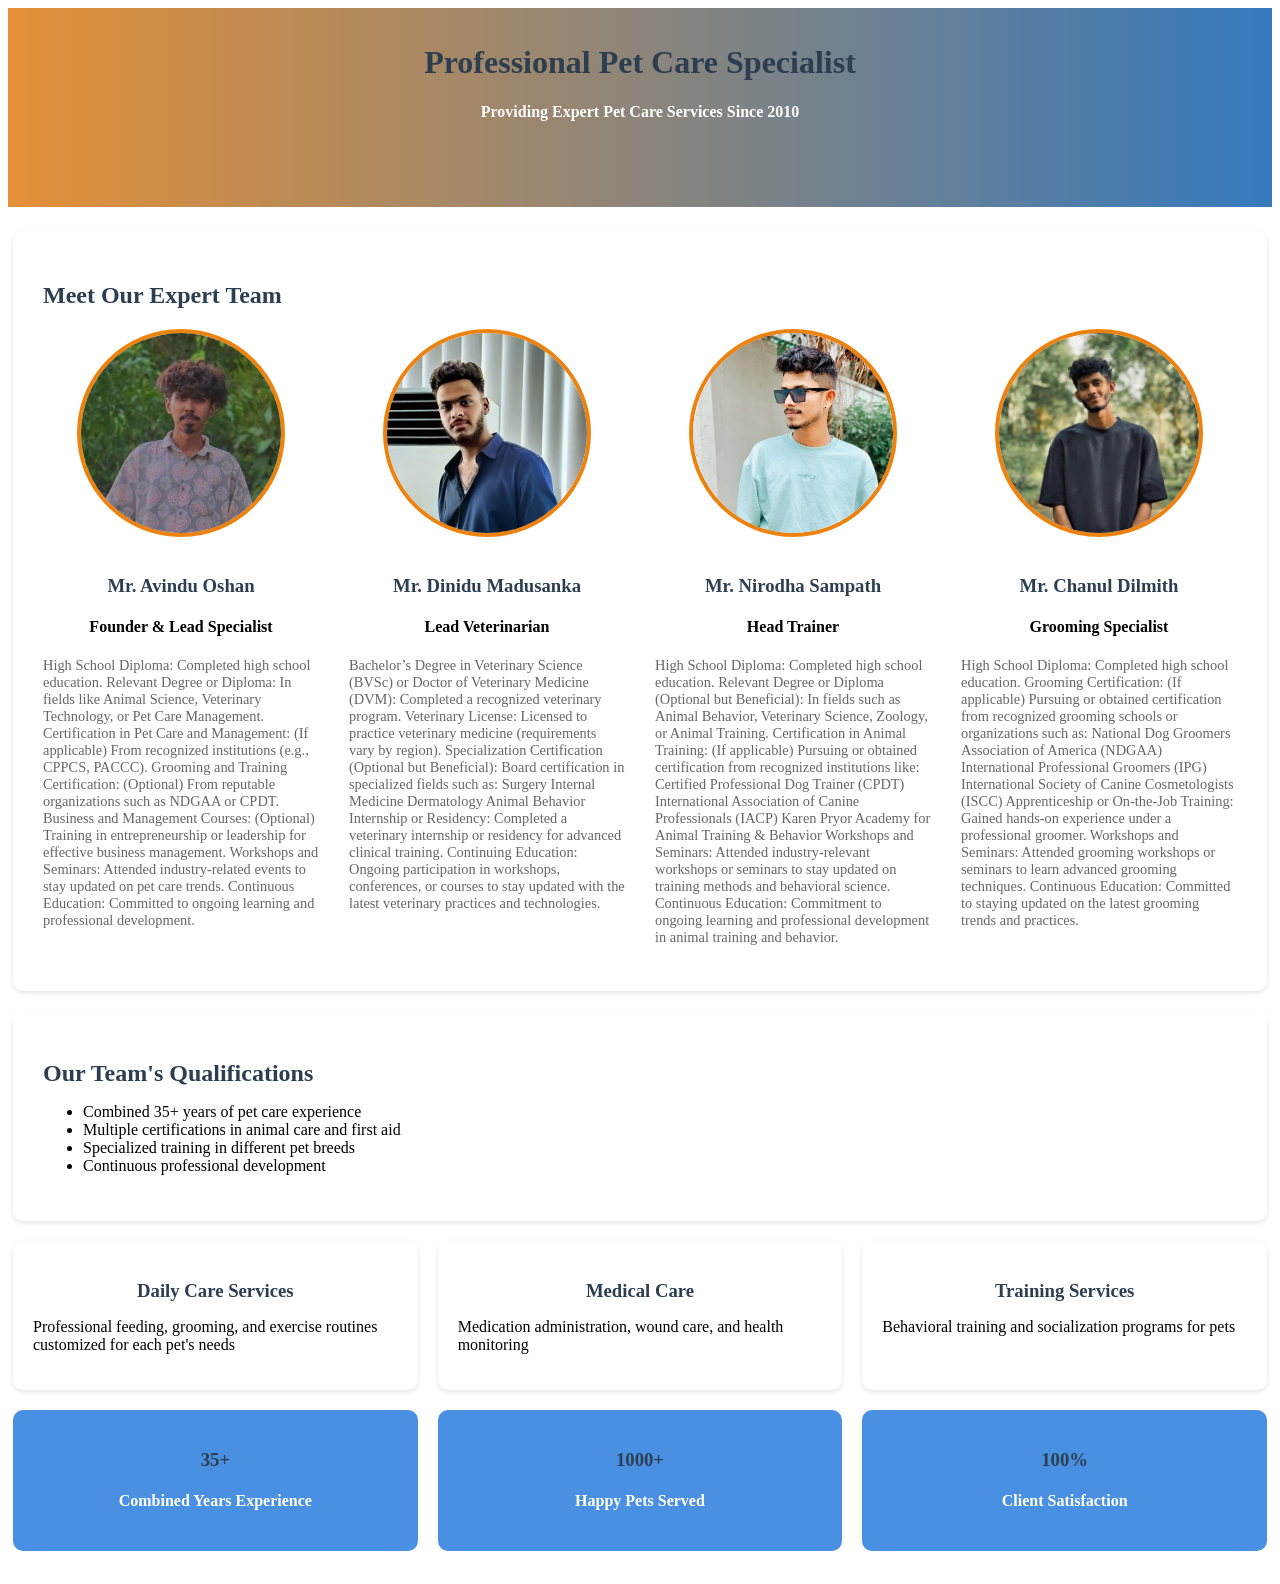
<file: moreinfo.html>
<!DOCTYPE html>
<html lang="en">
<head>
    <meta charset="UTF-8">
    <meta name="viewport" content="width=device-width, initial-scale=1.0">
    <title>More Information</title>
    <link rel="stylesheet" href="styles.css">
    <link rel="preconnect" href="https://fonts.googleapis.com">
    <link rel="preconnect" href="https://fonts.gstatic.com" crossorigin>
    <link
        href="https://fonts.googleapis.com/css2?family=Lato:ital,wght@0,100;0,300;0,400;0,700;0,900;1,100;1,300;1,400;1,700;1,900&family=Open+Sans:ital,wght@0,300..800;1,300..800&family=Poppins:ital,wght@0,100;0,200;0,300;0,400;0,500;0,600;0,700;0,800;0,900;1,100;1,200;1,300;1,400;1,500;1,600;1,700;1,800;1,900&display=swap"
        rel="stylesheet">

</head>
<body>
    <header>
        <div class="container">
            <h1>Professional Pet Care Specialist</h1>
            <h4>Providing Expert Pet Care Services Since 2010</h4>
        </div>
    </header>

    <div class="container">
        <section class="team-section">
            <h2>Meet Our Expert Team</h2>
            <div class="team-grid">
                <div class="team-member">
                    <img src="image/avindu.jpg" alt="Team Leader">
                    <h3>Mr. Avindu Oshan</h3>
                    <h4>Founder & Lead Specialist</h4>
                    <p>High School Diploma: Completed high school education.
                        Relevant Degree or Diploma: In fields like Animal Science, Veterinary Technology, or Pet Care Management.
                        Certification in Pet Care and Management: (If applicable) From recognized institutions (e.g., CPPCS, PACCC).
                        Grooming and Training Certification: (Optional) From reputable organizations such as NDGAA or CPDT.
                        Business and Management Courses: (Optional) Training in entrepreneurship or leadership for effective business management.
                        Workshops and Seminars: Attended industry-related events to stay updated on pet care trends.
                        Continuous Education: Committed to ongoing learning and professional development.</p>
                </div>
                <div class="team-member">
                    <img src="image/dinidu.png" alt="Team Member 1">
                    <h3>Mr. Dinidu Madusanka</h3>
                    <h4>Lead Veterinarian</h4>
                    <p>Bachelor’s Degree in Veterinary Science (BVSc) or Doctor of Veterinary Medicine (DVM): Completed a recognized veterinary program.
                        Veterinary License: Licensed to practice veterinary medicine (requirements vary by region).
                        Specialization Certification (Optional but Beneficial): Board certification in specialized fields such as:
                        Surgery
                        Internal Medicine
                        Dermatology
                        Animal Behavior
                        Internship or Residency: Completed a veterinary internship or residency for advanced clinical training.
                        Continuing Education: Ongoing participation in workshops, conferences, or courses to stay updated with the latest veterinary practices and technologies.</p>
                </div>
                <div class="team-member">
                    <img src="image/niroda.jpg" alt="Team Member 2">
                    <h3>Mr. Nirodha Sampath</h3>
                    <h4>Head Trainer</h4>
                    <p>High School Diploma: Completed high school education.
                        Relevant Degree or Diploma (Optional but Beneficial): In fields such as Animal Behavior, Veterinary Science, Zoology, or Animal Training.
                        Certification in Animal Training: (If applicable) Pursuing or obtained certification from recognized institutions like:
                        Certified Professional Dog Trainer (CPDT)
                        International Association of Canine Professionals (IACP)
                        Karen Pryor Academy for Animal Training & Behavior
                        Workshops and Seminars: Attended industry-relevant workshops or seminars to stay updated on training methods and behavioral science.
                        Continuous Education: Commitment to ongoing learning and professional development in animal training and behavior.</p>
                </div>
                <div class="team-member">
                    <img src="image/chanul.jpg" alt="Team Member 3">
                    <h3>Mr. Chanul Dilmith</h3>
                    <h4>Grooming Specialist</h4>
                    <p>High School Diploma: Completed high school education.
                        Grooming Certification: (If applicable) Pursuing or obtained certification from recognized grooming schools or organizations such as:
                        National Dog Groomers Association of America (NDGAA)
                        International Professional Groomers (IPG)
                        International Society of Canine Cosmetologists (ISCC)
                        Apprenticeship or On-the-Job Training: Gained hands-on experience under a professional groomer.
                        Workshops and Seminars: Attended grooming workshops or seminars to learn advanced grooming techniques.
                        Continuous Education: Committed to staying updated on the latest grooming trends and practices.</p>
                </div>
            </div>
        </section>

        <section class="experience-section">
            <h2>Our Team's Qualifications</h2>
            <ul>
                <li>Combined 35+ years of pet care experience</li>
                <li>Multiple certifications in animal care and first aid</li>
                <li>Specialized training in different pet breeds</li>
                <li>Continuous professional development</li>
            </ul>
        </section>

        <div class="services-section">
            <div class="service-card">
                <h3>Daily Care Services</h3>
                <p>Professional feeding, grooming, and exercise routines customized for each pet's needs</p>
            </div>
            <div class="service-card">
                <h3>Medical Care</h3>
                <p>Medication administration, wound care, and health monitoring</p>
            </div>
            <div class="service-card">
                <h3>Training Services</h3>
                <p>Behavioral training and socialization programs for pets</p>
            </div>
        </div>

        <div class="stats-section">
            <div class="stat-card">
                <h3>35+</h3>
                <h4>Combined Years Experience</h4>
            </div>
            <div class="stat-card">
                <h3>1000+</h3>
                <h4>Happy Pets Served</h4>
            </div>
            <div class="stat-card">
                <h3>100%</h3>
                <h4>Client Satisfaction</h4>
            </div>
        </div>
    </div>
    
</body>
</html>
</file>
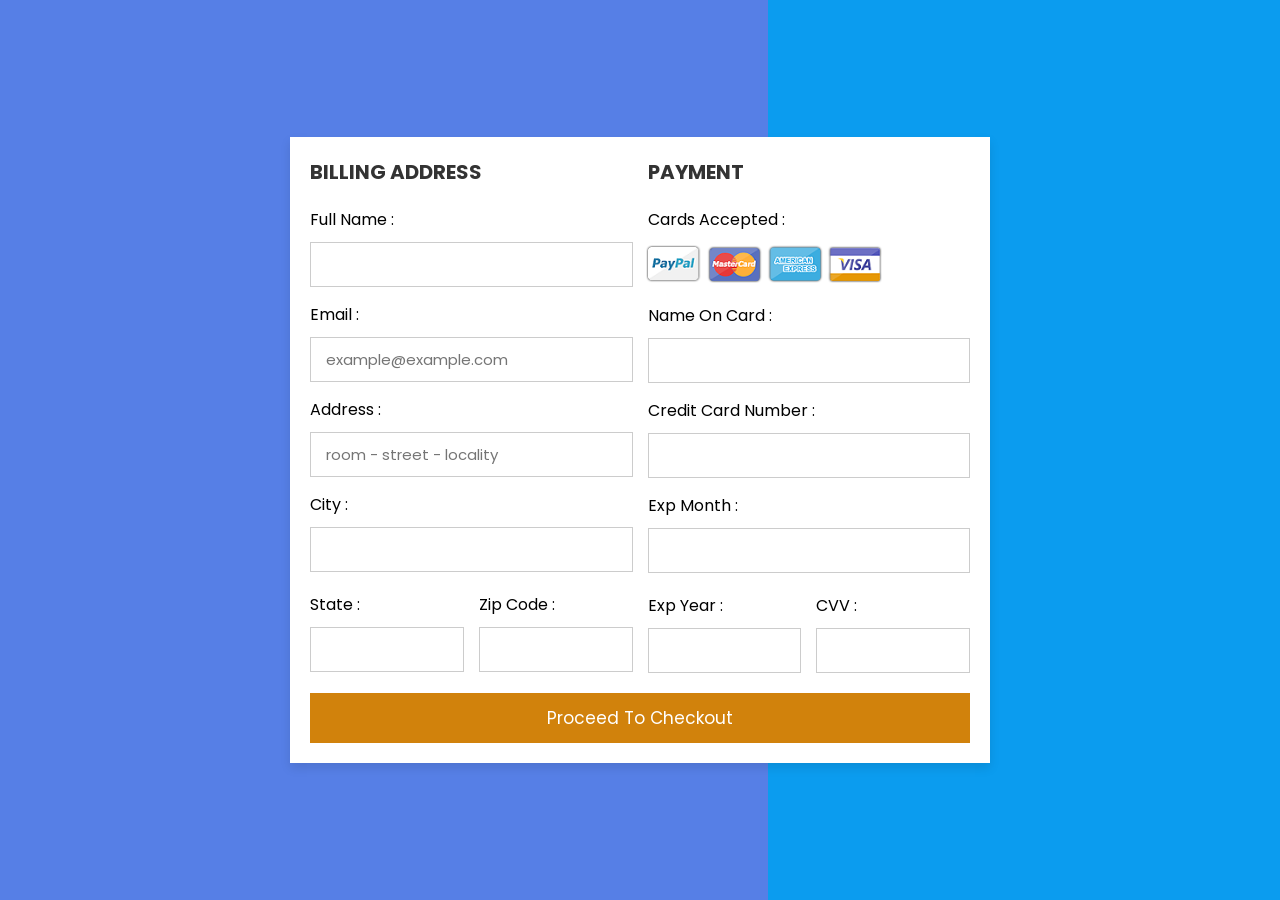
<file: payment.html>
<!DOCTYPE html>
<html lang="en">
<head>
    <meta charset="UTF-8">
    <meta name="viewport" content="width=device-width, initial-scale=1.0">
    <title>PaymentGetway</title>
    <meta charset="UTF-8">
    <meta http-equiv="X-UA-Compatible" content="IE=edge">
    <meta name="viewport" content="width=device-width, initial-scale=1.0">
    
    <!-- custom css file link  -->
    <link rel="stylesheet" href="payment.css">
</head>
<body>
    <div class="container">

        <form action="">
    
            <div class="row">
    
                <div class="col">
    
                    <h3 class="title">billing address</h3>
    
                    <div class="inputBox">
                        <span>full name :</span>
                        <input type="text" placeholder="">
                    </div>
                    <div class="inputBox">
                        <span>email :</span>
                        <input type="email" placeholder="example@example.com">
                    </div>
                    <div class="inputBox">
                        <span>address :</span>
                        <input type="text" placeholder="room - street - locality">
                    </div>
                    <div class="inputBox">
                        <span>city :</span>
                        <input type="text" placeholder="">
                    </div>
    
                    <div class="flex">
                        <div class="inputBox">
                            <span>state :</span>
                            <input type="text" placeholder="">
                        </div>
                        <div class="inputBox">
                            <span>zip code :</span>
                            <input type="text" placeholder="">
                        </div>
                    </div>
    
                </div>
    
                <div class="col">
    
                    <h3 class="title">payment</h3>
    
                    <div class="inputBox">
                        <span>cards accepted :</span>
                        <img src="image/card_img.png" alt="">
                    </div>
                    <div class="inputBox">
                        <span>name on card :</span>
                        <input type="text" placeholder="">
                    </div>
                    <div class="inputBox">
                        <span>credit card number :</span>
                        <input type="number" placeholder="">
                    </div>
                    <div class="inputBox">
                        <span>exp month :</span>
                        <input type="text" placeholder="">
                    </div>
    
                    <div class="flex">
                        <div class="inputBox">
                            <span>exp year :</span>
                            <input type="number" placeholder="">
                        </div>
                        <div class="inputBox">
                            <span>CVV :</span>
                            <input type="text" placeholder="">
                        </div>
                    </div>
    
                </div>
        
            </div>
    
            <input type="submit" value="proceed to checkout" class="submit-btn">
    
        </form>
    
    </div>    
    
    
</body>
</html>
</file>
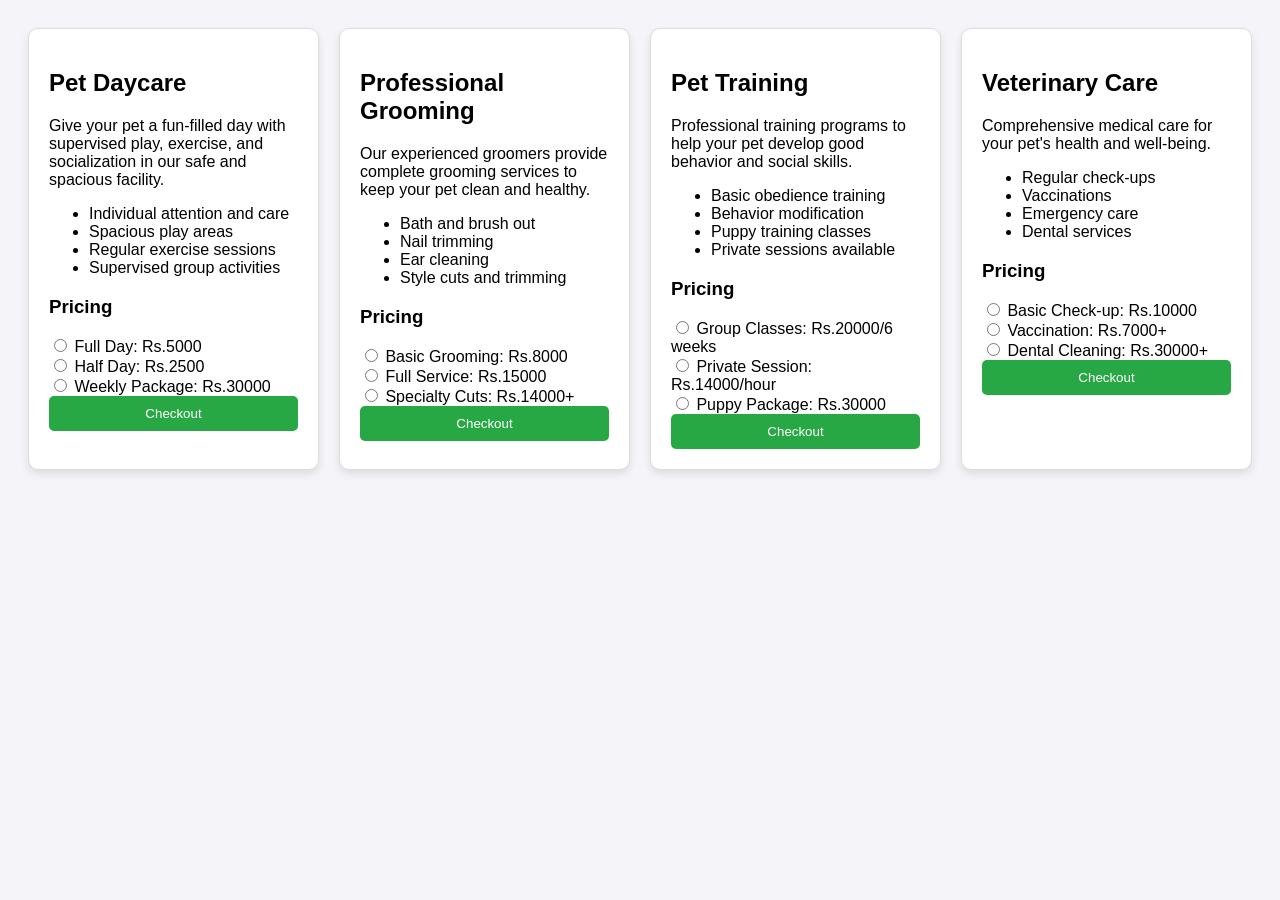
<file: price.html>
<!DOCTYPE html>
<html lang="en">
<head>
    <meta charset="UTF-8">
    <meta name="viewport" content="width=device-width, initial-scale=1.0">
    <title>Pricing</title>
    <link rel="stylesheet" href="price.css">
</head>
<body>
    <section class="service-section">
        <div class="service-container">
            <!-- Pet Daycare -->
            <div class="service-items">
                <div class="service-contents">
                    <h2>Pet Daycare</h2>
                    <p>Give your pet a fun-filled day with supervised play, exercise, and socialization in our safe and spacious facility.</p>
                    <ul class="service-feature">
                        <li>Individual attention and care</li>
                        <li>Spacious play areas</li>
                        <li>Regular exercise sessions</li>
                        <li>Supervised group activities</li>
                    </ul>
                    <div class="pricings">
                        <h3>Pricing</h3>
                        <label><input type="radio" name="pet-daycare" value="Full Day: Rs.5000"> Full Day: Rs.5000</label><br>
                        <label><input type="radio" name="pet-daycare" value="Half Day: Rs.2500"> Half Day: Rs.2500</label><br>
                        <label><input type="radio" name="pet-daycare" value="Weekly Package: Rs.30000"> Weekly Package: Rs.30000</label>
                    </div>
                    <button class="checkout-btn" onclick="checkout(this)">Checkout</button>
                </div>
            </div>

            <!-- Professional Grooming -->
            <div class="service-items">
                <div class="service-contents">
                    <h2>Professional Grooming</h2>
                    <p>Our experienced groomers provide complete grooming services to keep your pet clean and healthy.</p>
                    <ul class="service-feature">
                        <li>Bath and brush out</li>
                        <li>Nail trimming</li>
                        <li>Ear cleaning</li>
                        <li>Style cuts and trimming</li>
                    </ul>
                    <div class="pricings">
                        <h3>Pricing</h3>
                        <label><input type="radio" name="pet-grooming" value="Basic Grooming: Rs.8000"> Basic Grooming: Rs.8000</label><br>
                        <label><input type="radio" name="pet-grooming" value="Full Service: Rs.15000"> Full Service: Rs.15000</label><br>
                        <label><input type="radio" name="pet-grooming" value="Specialty Cuts: Rs.14000+"> Specialty Cuts: Rs.14000+</label>
                    </div>
                    <button class="checkout-btn" onclick="checkout(this)">Checkout</button>
                </div>
            </div>

            <!-- Pet Training -->
            <div class="service-items">
                <div class="service-contents">
                    <h2>Pet Training</h2>
                    <p>Professional training programs to help your pet develop good behavior and social skills.</p>
                    <ul class="service-feature">
                        <li>Basic obedience training</li>
                        <li>Behavior modification</li>
                        <li>Puppy training classes</li>
                        <li>Private sessions available</li>
                    </ul>
                    <div class="pricings">
                        <h3>Pricing</h3>
                        <label><input type="radio" name="pet-training" value="Group Classes: Rs.20000/6 weeks"> Group Classes: Rs.20000/6 weeks</label><br>
                        <label><input type="radio" name="pet-training" value="Private Session: Rs.14000/hour"> Private Session: Rs.14000/hour</label><br>
                        <label><input type="radio" name="pet-training" value="Puppy Package: Rs.30000"> Puppy Package: Rs.30000</label>
                    </div>
                    <button class="checkout-btn" onclick="checkout(this)">Checkout</button>
                </div>
            </div>

            <!-- Veterinary Care -->
            <div class="service-items">
                <div class="service-contents">
                    <h2>Veterinary Care</h2>
                    <p>Comprehensive medical care for your pet's health and well-being.</p>
                    <ul class="service-feature">
                        <li>Regular check-ups</li>
                        <li>Vaccinations</li>
                        <li>Emergency care</li>
                        <li>Dental services</li>
                    </ul>
                    <div class="pricings">
                        <h3>Pricing</h3>
                        <label><input type="radio" name="vet-care" value="Basic Check-up: Rs.10000"> Basic Check-up: Rs.10000</label><br>
                        <label><input type="radio" name="vet-care" value="Vaccination: Rs.7000+"> Vaccination: Rs.7000+</label><br>
                        <label><input type="radio" name="vet-care" value="Dental Cleaning: Rs.30000+"> Dental Cleaning: Rs.30000+</label>
                    </div>
                    <button class="checkout-btn" onclick="checkout(this)">Checkout</button>
                </div>
            </div>
        </div>
    </section>

    <script>
        function checkout(button) {
    var serviceItem = button.closest('.service-items');
    var selectedOption = serviceItem.querySelector('input[type="radio"]:checked');

    if (selectedOption) {
        window.location.href = "payment.html";
        selectedOption.checked = false;
    } else {
        alert("Please select a pricing option before checking out.");
    }
}

    </script>
    
</body>
</html>
</file>
<file: styles.css>
.container {
    max-width: 1500px;
    margin-top: -50px;
    padding: 5px;
}

header {
    background: linear-gradient(to right, #e49037, #357abd);
    color: white;
    text-align: center;
    padding: 60px 20px;
}

.profile-section, .experience-section{
    background: white;
    border-radius: 10px;
    padding: 30px;
    margin: 20px 0;
    box-shadow: 0 2px 5px rgba(0,0,0,0.1);
}
.team-section {
    background: white;
    border-radius: 10px;
    padding: 30px;
    margin-top: 70px;
    box-shadow: 0 2px 5px rgba(0,0,0,0.1);
}

.team-grid {
    display: grid;
    grid-template-columns: repeat(auto-fit, minmax(250px, 1fr));
    gap: 30px;
    margin-top: 20px;
}

.team-member {
    text-align: center;
    transition: transform 0.3s ease;
}

.team-member:hover {
    transform: translateY(-5px);
}

.team-member img {
    width: 200px;
    height: 200px;
    border-radius: 50%;
    object-fit: cover;
    margin-bottom: 15px;
    border: 4px solid #ee820f;
}

.team-member h3 {
    color: #2c3e50;
    margin-bottom: 5px;
}

.team-member p {
    color: #666;
    font-size: 0.9em;
}

.services-section {
    display: grid;
    grid-template-columns: repeat(auto-fit, minmax(300px, 1fr));
    gap: 20px;
    margin: 20px 0;
}

.service-card {
    background: white;
    border-radius: 10px;
    padding: 20px;
    text-align: center;
    box-shadow: 0 2px 5px rgba(0,0,0,0.1);
    transition: transform 0.3s ease;
}

.service-card:hover {
    transform: translateY(-5px);
}

.stats-section {
    display: grid;
    grid-template-columns: repeat(auto-fit, minmax(200px, 1fr));
    gap: 20px;
    margin: 20px 0;
}

.stat-card {
    background: #4a90e2;
    color: white;
    border-radius: 10px;
    padding: 20px;
    text-align: center;
}

h1, h2, h3 {
    margin-bottom: 15px;
    color: #2c3e50;
}

p{
    text-align: left;
}

.contact-section {
    background: white;
    border-radius: 10px;
    padding: 30px;
    margin: 20px 0;
    text-align: center;
    box-shadow: 0 2px 5px rgba(0,0,0,0.1);
}

.button {
    display: inline-block;
    padding: 12px 24px;
    background-color: #4a90e2;
    color: white;
    text-decoration: none;
    border-radius: 5px;
    margin-top: 15px;
    transition: background-color 0.3s ease;
}

.button:hover {
    background-color: #357abd;
}
</file>
<file: payment.css>
@import url('https://fonts.googleapis.com/css2?family=Poppins:wght@100;300;400;500;600&display=swap');

*{
  font-family: 'Poppins', sans-serif;
  margin:0; padding:0;
  box-sizing: border-box;
  outline: none; border:none;
  text-transform: capitalize;
  transition: all .2s linear;
}

.container{
  display: flex;
  justify-content: center;
  align-items: center;
  padding:25px;
  min-height: 100vh;
  background: linear-gradient(90deg, #567fe6 60%, #0b9cef 40.1%);
}

.container form{
  padding:20px;
  width:700px;
  background: #fff;
  box-shadow: 0 5px 10px rgba(0,0,0,.1);
}

.container form .row{
  display: flex;
  flex-wrap: wrap;
  gap:15px;
}

.container form .row .col{
  flex:1 1 250px;
}

.container form .row .col .title{
  font-size: 20px;
  color:#333;
  padding-bottom: 5px;
  text-transform: uppercase;
}

.container form .row .col .inputBox{
  margin:15px 0;
}

.container form .row .col .inputBox span{
  margin-bottom: 10px;
  display: block;
}

.container form .row .col .inputBox input{
  width: 100%;
  border:1px solid #ccc;
  padding:10px 15px;
  font-size: 15px;
  text-transform: none;
}

.container form .row .col .inputBox input:focus{
  border:1px solid #000;
}

.container form .row .col .flex{
  display: flex;
  gap:15px;
}

.container form .row .col .flex .inputBox{
  margin-top: 5px;
}

.container form .row .col .inputBox img{
  height: 34px;
  margin-top: 5px;
  filter: drop-shadow(0 0 1px #000);
}

.container form .submit-btn{
  width: 100%;
  padding:12px;
  font-size: 17px;
  background: #d1820c;
  color:#fff;
  margin-top: 5px;
  cursor: pointer;
}

.container form .submit-btn:hover{
  background: #f09e33;
}
</file>
<file: price.css>
body {
    font-family: Arial, sans-serif;
    background: #f4f4f9;
    padding: 20px;
}

.service-container {
    display: grid;
    grid-template-columns: repeat(auto-fit, minmax(250px, 1fr));
    gap: 20px;
}

.service-items {
    background: #fff;
    border: 1px solid #ddd;
    box-shadow: 0 4px 8px rgba(0, 0, 0, 0.1);
    border-radius: 10px;
    padding: 20px;
    transition: transform 0.3s;
}

.service-items:hover {
    transform: scale(1.02);
}

.pricings {
    margin-top: 10px;
}

.checkout-btn {
    display: block;
    width: 100%;
    padding: 10px;
    background: #28a745;
    color: #fff;
    border: none;
    border-radius: 5px;
    cursor: pointer;
    transition: background 0.3s;
}

.checkout-btn:hover {
    background: #218838;
}
</file>
